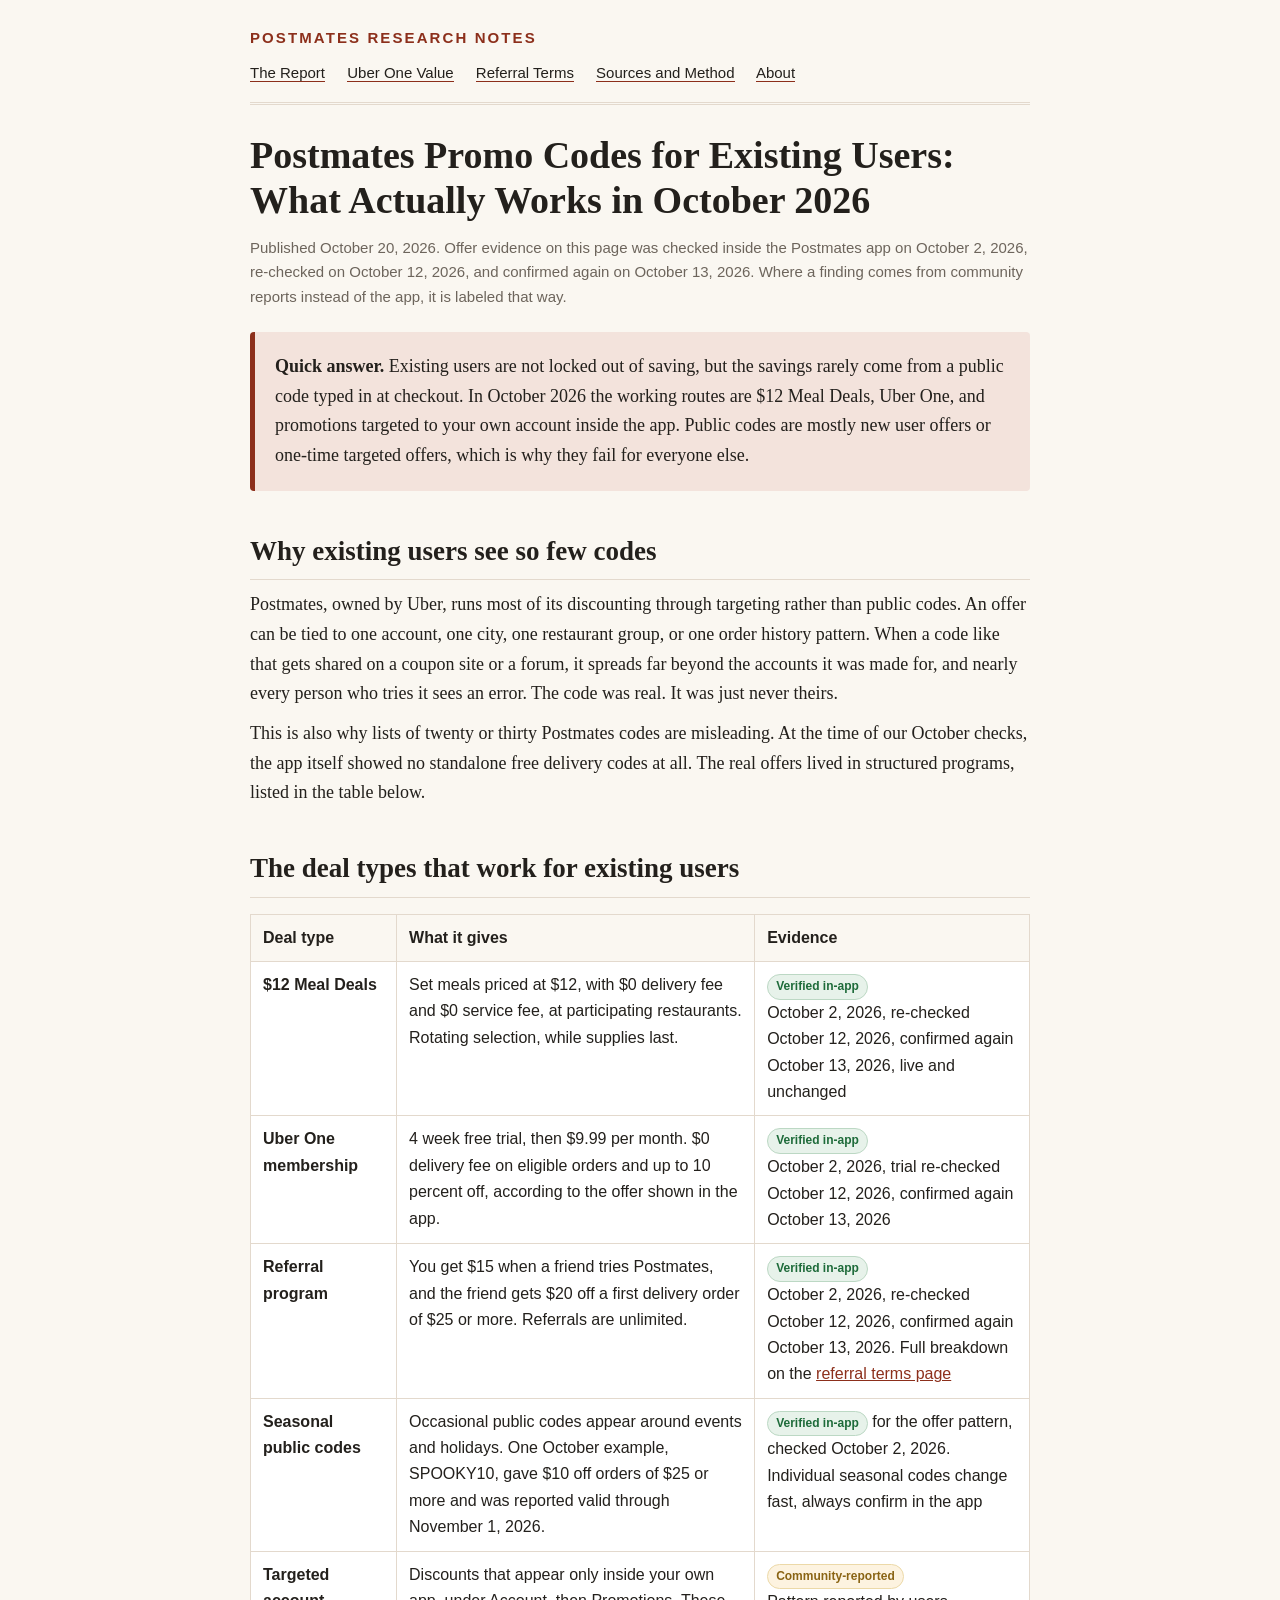
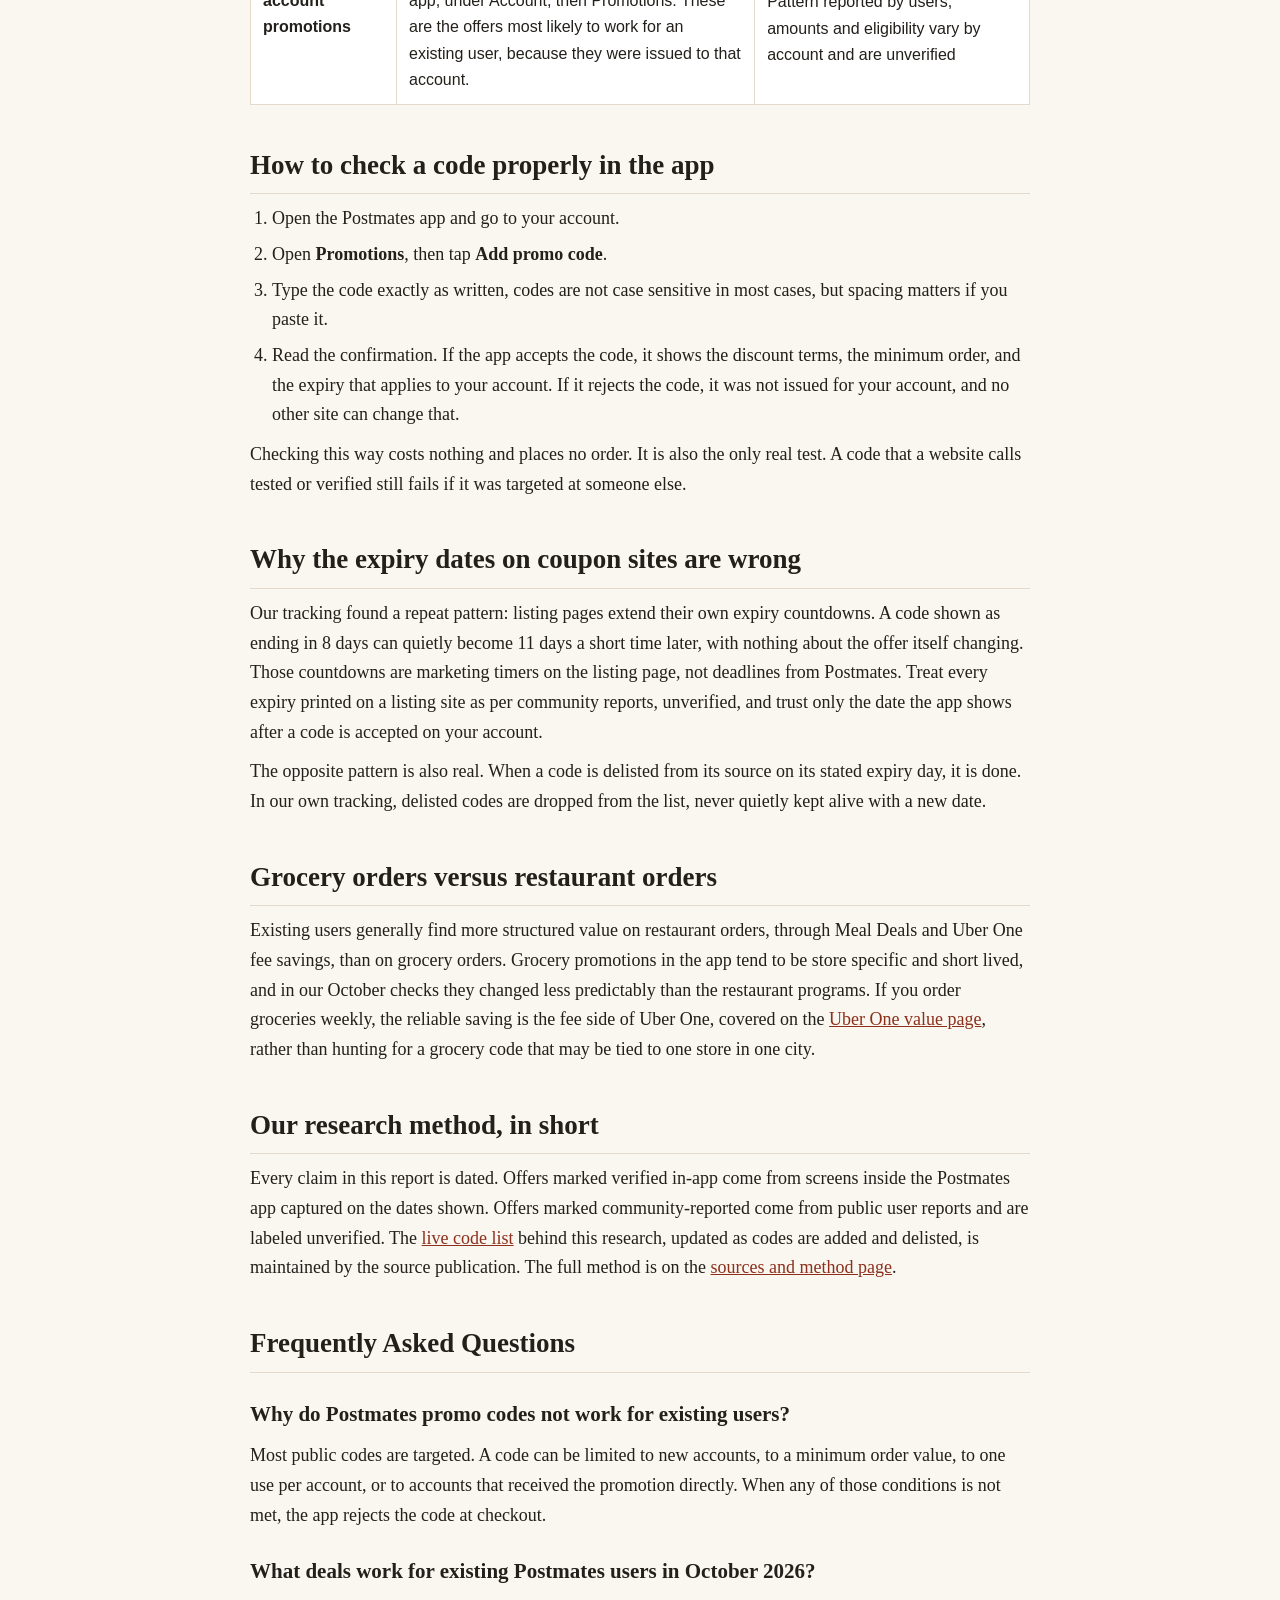
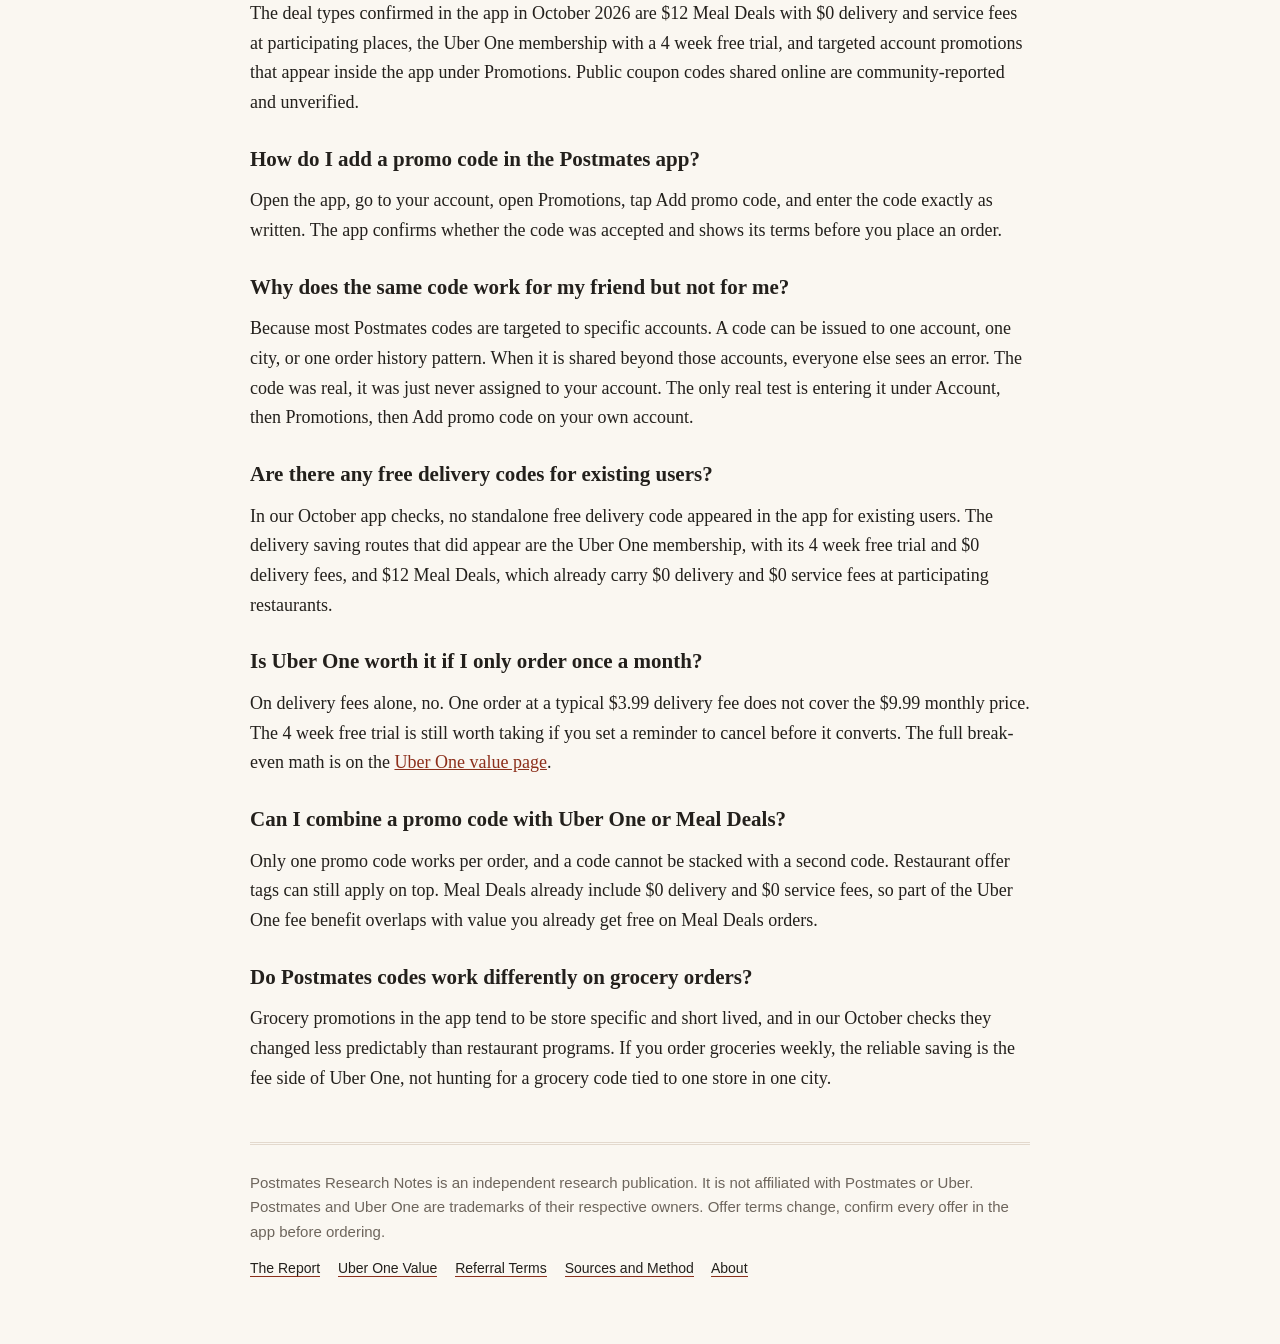
<file: index.html>
<!DOCTYPE html>
<html lang="en">
<head>
<meta charset="UTF-8">
<meta name="viewport" content="width=device-width, initial-scale=1.0">
<title>Postmates Promo Codes for Existing Users: October 2026 Research Guide</title>
<meta name="description" content="Researched October 2026 guide for existing Postmates users. Which deal types still work, Uber One value, $12 Meal Deals, referral terms, and why most codes fail, with dated in-app evidence.">
<meta property="og:title" content="Postmates Promo Codes for Existing Users: October 2026 Research Guide">
<meta property="og:description" content="Researched October 2026 guide for existing Postmates users. Which deal types still work, Uber One value, $12 Meal Deals, referral terms, and why most codes fail, with dated in-app evidence.">
<meta property="og:type" content="website">
<meta property="og:url" content="https://postmates-existing-users-guide.pages.dev/">
<meta name="twitter:card" content="summary">
<link rel="canonical" href="https://postmates-existing-users-guide.pages.dev/">
<link rel="stylesheet" href="styles.css">
<script type="application/ld+json">
{
  "@context": "https://schema.org",
  "@type": "Article",
  "headline": "Postmates Promo Codes for Existing Users: October 2026 Research Guide",
  "datePublished": "2026-10-20",
  "dateModified": "2026-10-21",
  "author": {"@type": "Organization", "name": "Postmates Research Notes"},
  "about": "Postmates promo codes and deals for existing users, based on in-app evidence checked in October 2026."
}
</script>
<script type="application/ld+json">
{
  "@context": "https://schema.org",
  "@type": "FAQPage",
  "mainEntity": [
    {"@type":"Question","name":"Why do Postmates promo codes not work for existing users?","acceptedAnswer":{"@type":"Answer","text":"Most public codes are targeted. A code can be limited to new accounts, to a minimum order value, to one use per account, or to accounts that received the promotion directly. When any of those conditions is not met, the app rejects the code at checkout."}},
    {"@type":"Question","name":"What deals work for existing Postmates users in October 2026?","acceptedAnswer":{"@type":"Answer","text":"The deal types confirmed in the app in October 2026 are $12 Meal Deals with $0 delivery and service fees at participating places, the Uber One membership with a 4 week free trial, and targeted account promotions that appear inside the app under Promotions. Public coupon codes shared online are community-reported and unverified."}},
    {"@type":"Question","name":"How do I add a promo code in the Postmates app?","acceptedAnswer":{"@type":"Answer","text":"Open the app, go to your account, open Promotions, tap Add promo code, and enter the code exactly as written. The app confirms whether the code was accepted and shows its terms before you place an order."}},
    {"@type":"Question","name":"Why does the same code work for my friend but not for me?","acceptedAnswer":{"@type":"Answer","text":"Because most Postmates codes are targeted to specific accounts. A code can be issued to one account, one city, or one order history pattern. When it is shared beyond those accounts, everyone else sees an error. The code was real, it was just never assigned to your account. The only real test is entering it under Account, then Promotions, then Add promo code on your own account."}},
    {"@type":"Question","name":"Are there any free delivery codes for existing users?","acceptedAnswer":{"@type":"Answer","text":"In our October app checks, no standalone free delivery code appeared in the app for existing users. The delivery saving routes that did appear are the Uber One membership, with its 4 week free trial and $0 delivery fees, and $12 Meal Deals, which already carry $0 delivery and $0 service fees at participating restaurants."}},
    {"@type":"Question","name":"Is Uber One worth it if I only order once a month?","acceptedAnswer":{"@type":"Answer","text":"On delivery fees alone, no. One order at a typical $3.99 delivery fee does not cover the $9.99 monthly price. The 4 week free trial is still worth taking if you set a reminder to cancel before it converts. The full break-even math is on the Uber One value page."}},
    {"@type":"Question","name":"Can I combine a promo code with Uber One or Meal Deals?","acceptedAnswer":{"@type":"Answer","text":"Only one promo code works per order, and a code cannot be stacked with a second code. Restaurant offer tags can still apply on top. Meal Deals already include $0 delivery and $0 service fees, so part of the Uber One fee benefit overlaps with value you already get free on Meal Deals orders."}},
    {"@type":"Question","name":"Do Postmates codes work differently on grocery orders?","acceptedAnswer":{"@type":"Answer","text":"Grocery promotions in the app tend to be store specific and short lived, and in our October checks they changed less predictably than restaurant programs. If you order groceries weekly, the reliable saving is the fee side of Uber One, not hunting for a grocery code tied to one store in one city."}}
  ]
}
</script>
</head>
<body>
<div class="wrap">
<header class="site">
  <div class="brand">Postmates Research Notes</div>
  <nav>
    <a href="index.html">The Report</a>
    <a href="uber-one-value.html">Uber One Value</a>
    <a href="referral-terms.html">Referral Terms</a>
    <a href="sources.html">Sources and Method</a>
    <a href="about.html">About</a>
  </nav>
</header>

<h1>Postmates Promo Codes for Existing Users: What Actually Works in October 2026</h1>
<p class="dateline">Published October 20, 2026. Offer evidence on this page was checked inside the Postmates app on October 2, 2026, re-checked on October 12, 2026, and confirmed again on October 13, 2026. Where a finding comes from community reports instead of the app, it is labeled that way.</p>

<div class="quick">
  <p><strong>Quick answer.</strong> Existing users are not locked out of saving, but the savings rarely come from a public code typed in at checkout. In October 2026 the working routes are $12 Meal Deals, Uber One, and promotions targeted to your own account inside the app. Public codes are mostly new user offers or one-time targeted offers, which is why they fail for everyone else.</p>
</div>

<h2>Why existing users see so few codes</h2>
<p>Postmates, owned by Uber, runs most of its discounting through targeting rather than public codes. An offer can be tied to one account, one city, one restaurant group, or one order history pattern. When a code like that gets shared on a coupon site or a forum, it spreads far beyond the accounts it was made for, and nearly every person who tries it sees an error. The code was real. It was just never theirs.</p>
<p>This is also why lists of twenty or thirty Postmates codes are misleading. At the time of our October checks, the app itself showed no standalone free delivery codes at all. The real offers lived in structured programs, listed in the table below.</p>

<h2>The deal types that work for existing users</h2>
<table>
  <thead>
    <tr><th>Deal type</th><th>What it gives</th><th>Evidence</th></tr>
  </thead>
  <tbody>
    <tr>
      <td><strong>$12 Meal Deals</strong></td>
      <td>Set meals priced at $12, with $0 delivery fee and $0 service fee, at participating restaurants. Rotating selection, while supplies last.</td>
      <td><span class="tag">Verified in-app</span><br>October 2, 2026, re-checked October 12, 2026, confirmed again October 13, 2026, live and unchanged</td>
    </tr>
    <tr>
      <td><strong>Uber One membership</strong></td>
      <td>4 week free trial, then $9.99 per month. $0 delivery fee on eligible orders and up to 10 percent off, according to the offer shown in the app.</td>
      <td><span class="tag">Verified in-app</span><br>October 2, 2026, trial re-checked October 12, 2026, confirmed again October 13, 2026</td>
    </tr>
    <tr>
      <td><strong>Referral program</strong></td>
      <td>You get $15 when a friend tries Postmates, and the friend gets $20 off a first delivery order of $25 or more. Referrals are unlimited.</td>
      <td><span class="tag">Verified in-app</span><br>October 2, 2026, re-checked October 12, 2026, confirmed again October 13, 2026. Full breakdown on the <a href="referral-terms.html">referral terms page</a></td>
    </tr>
    <tr>
      <td><strong>Seasonal public codes</strong></td>
      <td>Occasional public codes appear around events and holidays. One October example, SPOOKY10, gave $10 off orders of $25 or more and was reported valid through November 1, 2026.</td>
      <td><span class="tag">Verified in-app</span> for the offer pattern, checked October 2, 2026. Individual seasonal codes change fast, always confirm in the app</td>
    </tr>
    <tr>
      <td><strong>Targeted account promotions</strong></td>
      <td>Discounts that appear only inside your own app, under Account, then Promotions. These are the offers most likely to work for an existing user, because they were issued to that account.</td>
      <td><span class="tag community">Community-reported</span><br>Pattern reported by users, amounts and eligibility vary by account and are unverified</td>
    </tr>
  </tbody>
</table>

<h2>How to check a code properly in the app</h2>
<ol>
  <li>Open the Postmates app and go to your account.</li>
  <li>Open <strong>Promotions</strong>, then tap <strong>Add promo code</strong>.</li>
  <li>Type the code exactly as written, codes are not case sensitive in most cases, but spacing matters if you paste it.</li>
  <li>Read the confirmation. If the app accepts the code, it shows the discount terms, the minimum order, and the expiry that applies to your account. If it rejects the code, it was not issued for your account, and no other site can change that.</li>
</ol>
<p>Checking this way costs nothing and places no order. It is also the only real test. A code that a website calls tested or verified still fails if it was targeted at someone else.</p>

<h2>Why the expiry dates on coupon sites are wrong</h2>
<p>Our tracking found a repeat pattern: listing pages extend their own expiry countdowns. A code shown as ending in 8 days can quietly become 11 days a short time later, with nothing about the offer itself changing. Those countdowns are marketing timers on the listing page, not deadlines from Postmates. Treat every expiry printed on a listing site as per community reports, unverified, and trust only the date the app shows after a code is accepted on your account.</p>
<p>The opposite pattern is also real. When a code is delisted from its source on its stated expiry day, it is done. In our own tracking, delisted codes are dropped from the list, never quietly kept alive with a new date.</p>

<h2>Grocery orders versus restaurant orders</h2>
<p>Existing users generally find more structured value on restaurant orders, through Meal Deals and Uber One fee savings, than on grocery orders. Grocery promotions in the app tend to be store specific and short lived, and in our October checks they changed less predictably than the restaurant programs. If you order groceries weekly, the reliable saving is the fee side of Uber One, covered on the <a href="uber-one-value.html">Uber One value page</a>, rather than hunting for a grocery code that may be tied to one store in one city.</p>

<h2>Our research method, in short</h2>
<p>Every claim in this report is dated. Offers marked verified in-app come from screens inside the Postmates app captured on the dates shown. Offers marked community-reported come from public user reports and are labeled unverified. The <a href="https://postmatescoupons.us/">live code list</a> behind this research, updated as codes are added and delisted, is maintained by the source publication. The full method is on the <a href="sources.html">sources and method page</a>.</p>

<h2>Frequently Asked Questions</h2>

<h3>Why do Postmates promo codes not work for existing users?</h3>
<p>Most public codes are targeted. A code can be limited to new accounts, to a minimum order value, to one use per account, or to accounts that received the promotion directly. When any of those conditions is not met, the app rejects the code at checkout.</p>

<h3>What deals work for existing Postmates users in October 2026?</h3>
<p>The deal types confirmed in the app in October 2026 are $12 Meal Deals with $0 delivery and service fees at participating places, the Uber One membership with a 4 week free trial, and targeted account promotions that appear inside the app under Promotions. Public coupon codes shared online are community-reported and unverified.</p>

<h3>How do I add a promo code in the Postmates app?</h3>
<p>Open the app, go to your account, open Promotions, tap Add promo code, and enter the code exactly as written. The app confirms whether the code was accepted and shows its terms before you place an order.</p>

<h3>Why does the same code work for my friend but not for me?</h3>
<p>Because most Postmates codes are targeted to specific accounts. A code can be issued to one account, one city, or one order history pattern. When it is shared beyond those accounts, everyone else sees an error. The code was real, it was just never assigned to your account. The only real test is entering it under Account, then Promotions, then Add promo code on your own account.</p>

<h3>Are there any free delivery codes for existing users?</h3>
<p>In our October app checks, no standalone free delivery code appeared in the app for existing users. The delivery saving routes that did appear are the Uber One membership, with its 4 week free trial and $0 delivery fees, and $12 Meal Deals, which already carry $0 delivery and $0 service fees at participating restaurants.</p>

<h3>Is Uber One worth it if I only order once a month?</h3>
<p>On delivery fees alone, no. One order at a typical $3.99 delivery fee does not cover the $9.99 monthly price. The 4 week free trial is still worth taking if you set a reminder to cancel before it converts. The full break-even math is on the <a href="uber-one-value.html">Uber One value page</a>.</p>

<h3>Can I combine a promo code with Uber One or Meal Deals?</h3>
<p>Only one promo code works per order, and a code cannot be stacked with a second code. Restaurant offer tags can still apply on top. Meal Deals already include $0 delivery and $0 service fees, so part of the Uber One fee benefit overlaps with value you already get free on Meal Deals orders.</p>

<h3>Do Postmates codes work differently on grocery orders?</h3>
<p>Grocery promotions in the app tend to be store specific and short lived, and in our October checks they changed less predictably than restaurant programs. If you order groceries weekly, the reliable saving is the fee side of Uber One, not hunting for a grocery code tied to one store in one city.</p>

<footer>
  <p>Postmates Research Notes is an independent research publication. It is not affiliated with Postmates or Uber. Postmates and Uber One are trademarks of their respective owners. Offer terms change, confirm every offer in the app before ordering.</p>
  <nav class="footnav">
    <a href="index.html">The Report</a>
    <a href="uber-one-value.html">Uber One Value</a>
    <a href="referral-terms.html">Referral Terms</a>
    <a href="sources.html">Sources and Method</a>
    <a href="about.html">About</a>
  </nav>
</footer>
</div>
</body>
</html>
</file>
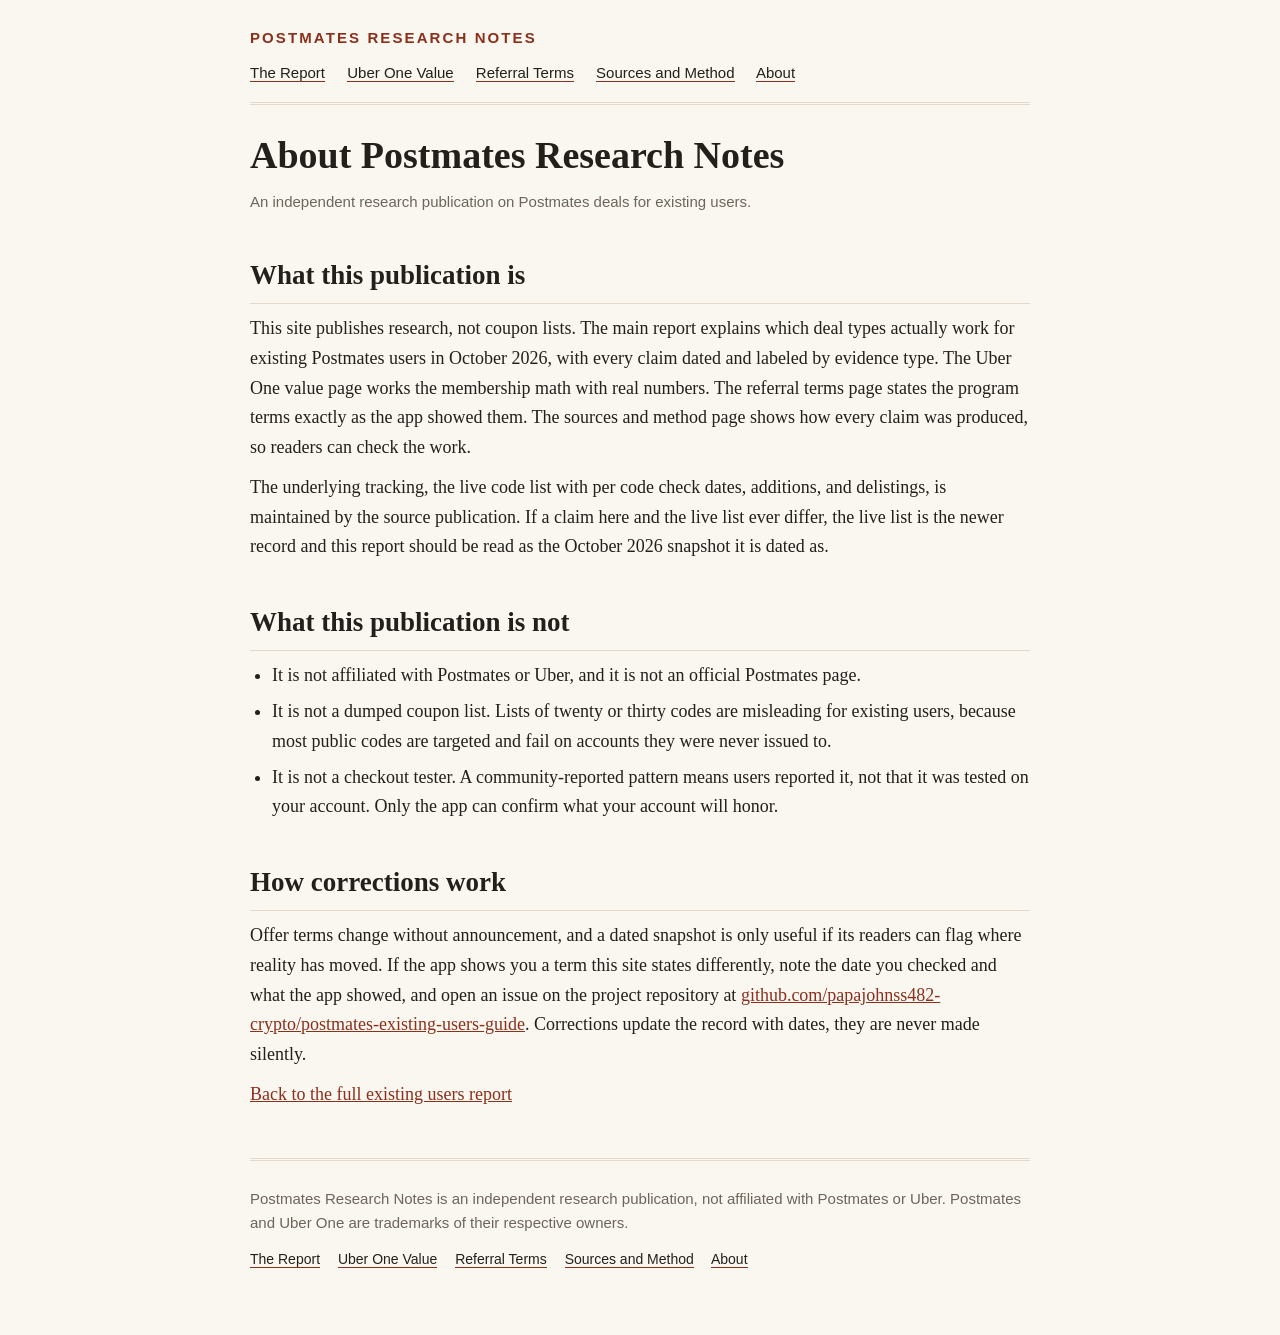
<file: about.html>
<!DOCTYPE html>
<html lang="en">
<head>
<meta charset="UTF-8">
<meta name="viewport" content="width=device-width, initial-scale=1.0">
<title>About Postmates Research Notes</title>
<meta name="description" content="An independent research publication on Postmates deals for existing users. What it is, how it verifies offers, and how to report a correction.">
<meta property="og:title" content="About Postmates Research Notes">
<meta property="og:description" content="An independent research publication on Postmates deals for existing users. What it is, how it verifies offers, and how to report a correction.">
<meta property="og:type" content="website">
<meta property="og:url" content="https://postmates-existing-users-guide.pages.dev/about">
<meta name="twitter:card" content="summary">
<link rel="canonical" href="https://postmates-existing-users-guide.pages.dev/about">
<link rel="stylesheet" href="styles.css">
</head>
<body>
<div class="wrap">
<header class="site">
  <div class="brand">Postmates Research Notes</div>
  <nav>
    <a href="index.html">The Report</a>
    <a href="uber-one-value.html">Uber One Value</a>
    <a href="referral-terms.html">Referral Terms</a>
    <a href="sources.html">Sources and Method</a>
    <a href="about.html">About</a>
  </nav>
</header>

<h1>About Postmates Research Notes</h1>
<p class="dateline">An independent research publication on Postmates deals for existing users.</p>

<h2>What this publication is</h2>
<p>This site publishes research, not coupon lists. The main report explains which deal types actually work for existing Postmates users in October 2026, with every claim dated and labeled by evidence type. The Uber One value page works the membership math with real numbers. The referral terms page states the program terms exactly as the app showed them. The sources and method page shows how every claim was produced, so readers can check the work.</p>
<p>The underlying tracking, the live code list with per code check dates, additions, and delistings, is maintained by the source publication. If a claim here and the live list ever differ, the live list is the newer record and this report should be read as the October 2026 snapshot it is dated as.</p>

<h2>What this publication is not</h2>
<ul>
  <li>It is not affiliated with Postmates or Uber, and it is not an official Postmates page.</li>
  <li>It is not a dumped coupon list. Lists of twenty or thirty codes are misleading for existing users, because most public codes are targeted and fail on accounts they were never issued to.</li>
  <li>It is not a checkout tester. A community-reported pattern means users reported it, not that it was tested on your account. Only the app can confirm what your account will honor.</li>
</ul>

<h2>How corrections work</h2>
<p>Offer terms change without announcement, and a dated snapshot is only useful if its readers can flag where reality has moved. If the app shows you a term this site states differently, note the date you checked and what the app showed, and open an issue on the project repository at <a href="https://github.com/papajohnss482-crypto/postmates-existing-users-guide">github.com/papajohnss482-crypto/postmates-existing-users-guide</a>. Corrections update the record with dates, they are never made silently.</p>

<p><a href="index.html">Back to the full existing users report</a></p>

<footer>
  <p>Postmates Research Notes is an independent research publication, not affiliated with Postmates or Uber. Postmates and Uber One are trademarks of their respective owners.</p>
  <nav class="footnav">
    <a href="index.html">The Report</a>
    <a href="uber-one-value.html">Uber One Value</a>
    <a href="referral-terms.html">Referral Terms</a>
    <a href="sources.html">Sources and Method</a>
    <a href="about.html">About</a>
  </nav>
</footer>
</div>
</body>
</html>
</file>
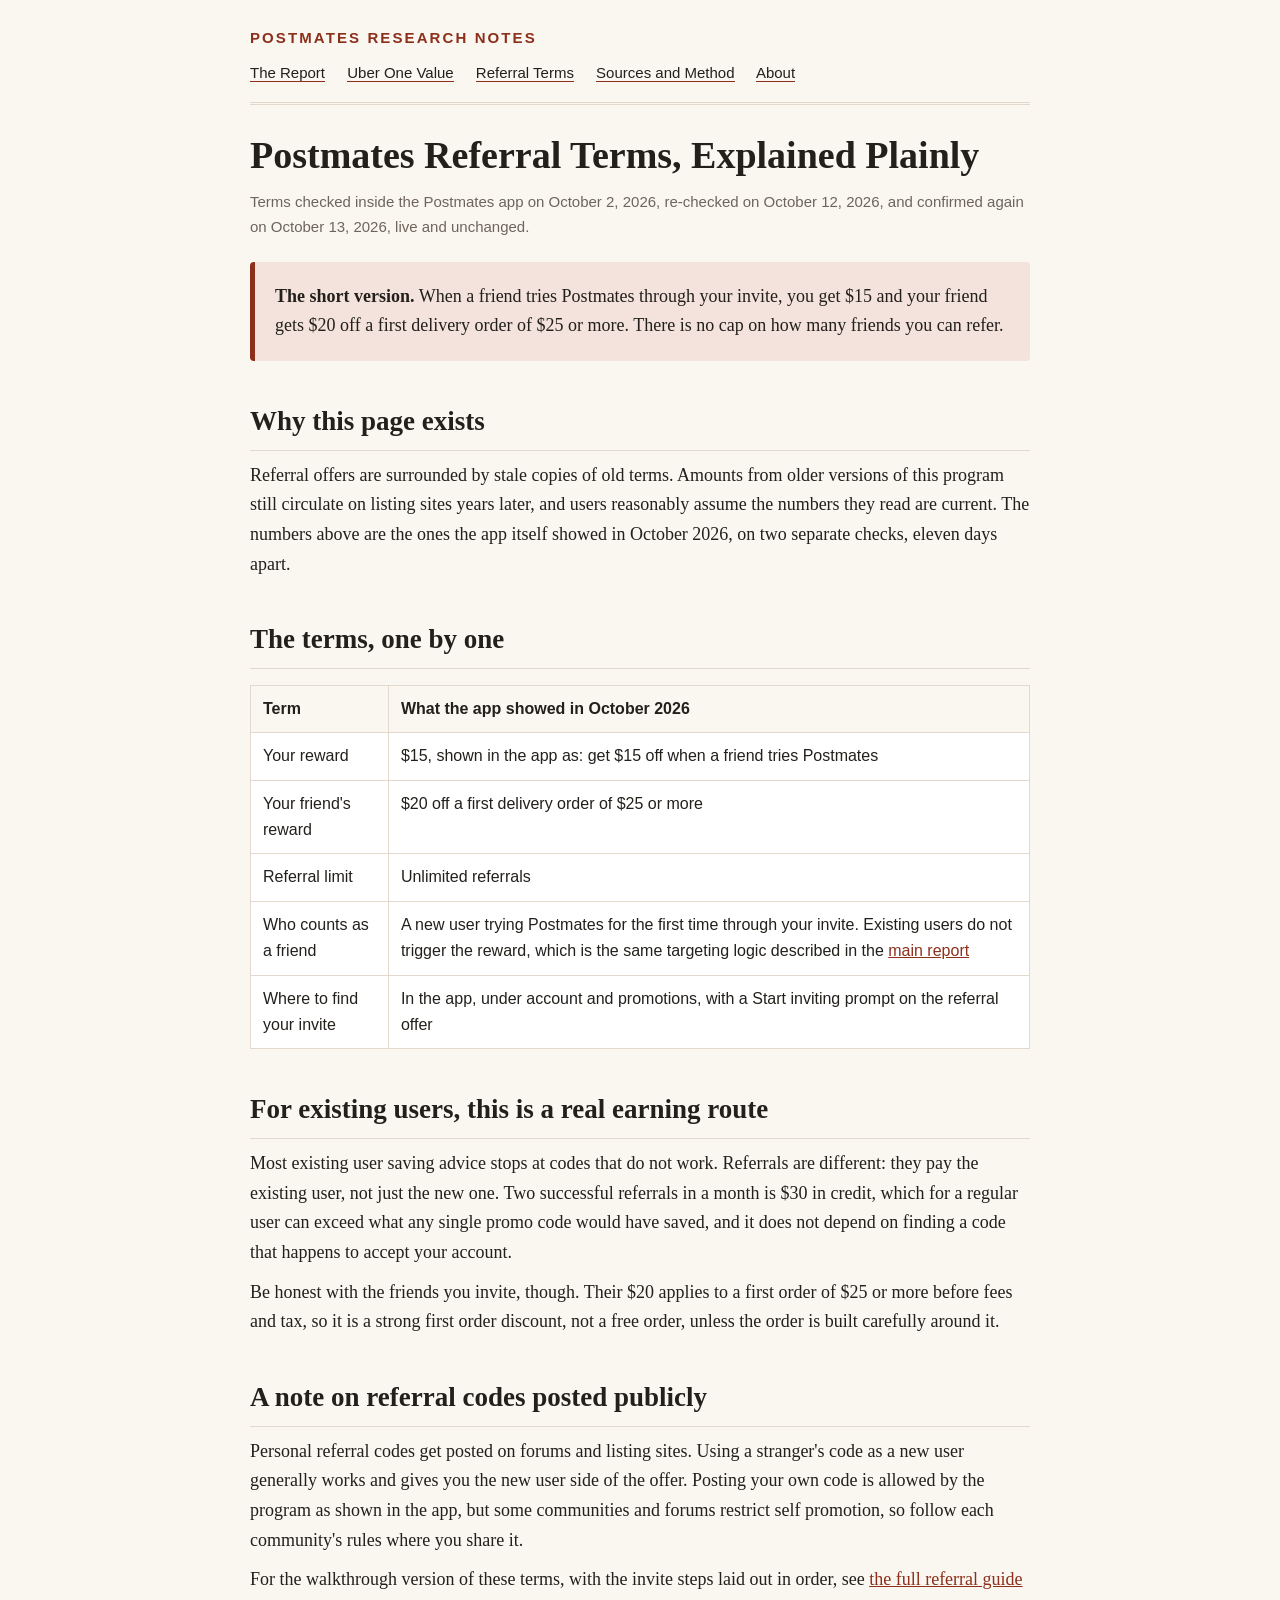
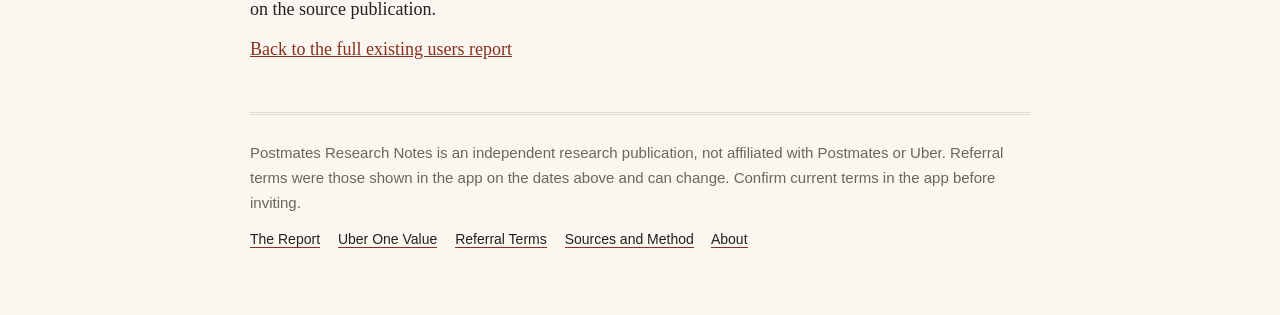
<file: referral-terms.html>
<!DOCTYPE html>
<html lang="en">
<head>
<meta charset="UTF-8">
<meta name="viewport" content="width=device-width, initial-scale=1.0">
<title>Postmates Referral Terms Explained: $15 for You, $20 for Your Friend (October 2026)</title>
<meta name="description" content="Postmates referral program terms as checked in-app in October 2026: you get $15 when a friend tries Postmates, your friend gets $20 off a first order of $25 or more, referrals unlimited.">
<meta property="og:title" content="Postmates Referral Terms Explained: $15 for You, $20 for Your Friend (October 2026)">
<meta property="og:description" content="Postmates referral program terms as checked in-app in October 2026: you get $15 when a friend tries Postmates, your friend gets $20 off a first order of $25 or more, referrals unlimited.">
<meta property="og:type" content="website">
<meta property="og:url" content="https://postmates-existing-users-guide.pages.dev/referral-terms">
<meta name="twitter:card" content="summary">
<link rel="canonical" href="https://postmates-existing-users-guide.pages.dev/referral-terms">
<link rel="stylesheet" href="styles.css">
</head>
<body>
<div class="wrap">
<header class="site">
  <div class="brand">Postmates Research Notes</div>
  <nav>
    <a href="index.html">The Report</a>
    <a href="uber-one-value.html">Uber One Value</a>
    <a href="referral-terms.html">Referral Terms</a>
    <a href="sources.html">Sources and Method</a>
    <a href="about.html">About</a>
  </nav>
</header>

<h1>Postmates Referral Terms, Explained Plainly</h1>
<p class="dateline">Terms checked inside the Postmates app on October 2, 2026, re-checked on October 12, 2026, and confirmed again on October 13, 2026, live and unchanged.</p>

<div class="quick">
  <p><strong>The short version.</strong> When a friend tries Postmates through your invite, you get $15 and your friend gets $20 off a first delivery order of $25 or more. There is no cap on how many friends you can refer.</p>
</div>

<h2>Why this page exists</h2>
<p>Referral offers are surrounded by stale copies of old terms. Amounts from older versions of this program still circulate on listing sites years later, and users reasonably assume the numbers they read are current. The numbers above are the ones the app itself showed in October 2026, on two separate checks, eleven days apart.</p>

<h2>The terms, one by one</h2>
<table>
  <thead><tr><th>Term</th><th>What the app showed in October 2026</th></tr></thead>
  <tbody>
    <tr><td>Your reward</td><td>$15, shown in the app as: get $15 off when a friend tries Postmates</td></tr>
    <tr><td>Your friend's reward</td><td>$20 off a first delivery order of $25 or more</td></tr>
    <tr><td>Referral limit</td><td>Unlimited referrals</td></tr>
    <tr><td>Who counts as a friend</td><td>A new user trying Postmates for the first time through your invite. Existing users do not trigger the reward, which is the same targeting logic described in the <a href="index.html">main report</a></td></tr>
    <tr><td>Where to find your invite</td><td>In the app, under account and promotions, with a Start inviting prompt on the referral offer</td></tr>
  </tbody>
</table>

<h2>For existing users, this is a real earning route</h2>
<p>Most existing user saving advice stops at codes that do not work. Referrals are different: they pay the existing user, not just the new one. Two successful referrals in a month is $30 in credit, which for a regular user can exceed what any single promo code would have saved, and it does not depend on finding a code that happens to accept your account.</p>
<p>Be honest with the friends you invite, though. Their $20 applies to a first order of $25 or more before fees and tax, so it is a strong first order discount, not a free order, unless the order is built carefully around it.</p>

<h2>A note on referral codes posted publicly</h2>
<p>Personal referral codes get posted on forums and listing sites. Using a stranger's code as a new user generally works and gives you the new user side of the offer. Posting your own code is allowed by the program as shown in the app, but some communities and forums restrict self promotion, so follow each community's rules where you share it.</p>

<p>For the walkthrough version of these terms, with the invite steps laid out in order, see <a href="https://postmatescoupons.us/postmates-referral-code/">the full referral guide</a> on the source publication.</p>

<p><a href="index.html">Back to the full existing users report</a></p>

<footer>
  <p>Postmates Research Notes is an independent research publication, not affiliated with Postmates or Uber. Referral terms were those shown in the app on the dates above and can change. Confirm current terms in the app before inviting.</p>
  <nav class="footnav">
    <a href="index.html">The Report</a>
    <a href="uber-one-value.html">Uber One Value</a>
    <a href="referral-terms.html">Referral Terms</a>
    <a href="sources.html">Sources and Method</a>
    <a href="about.html">About</a>
  </nav>
</footer>
</div>
</body>
</html>
</file>
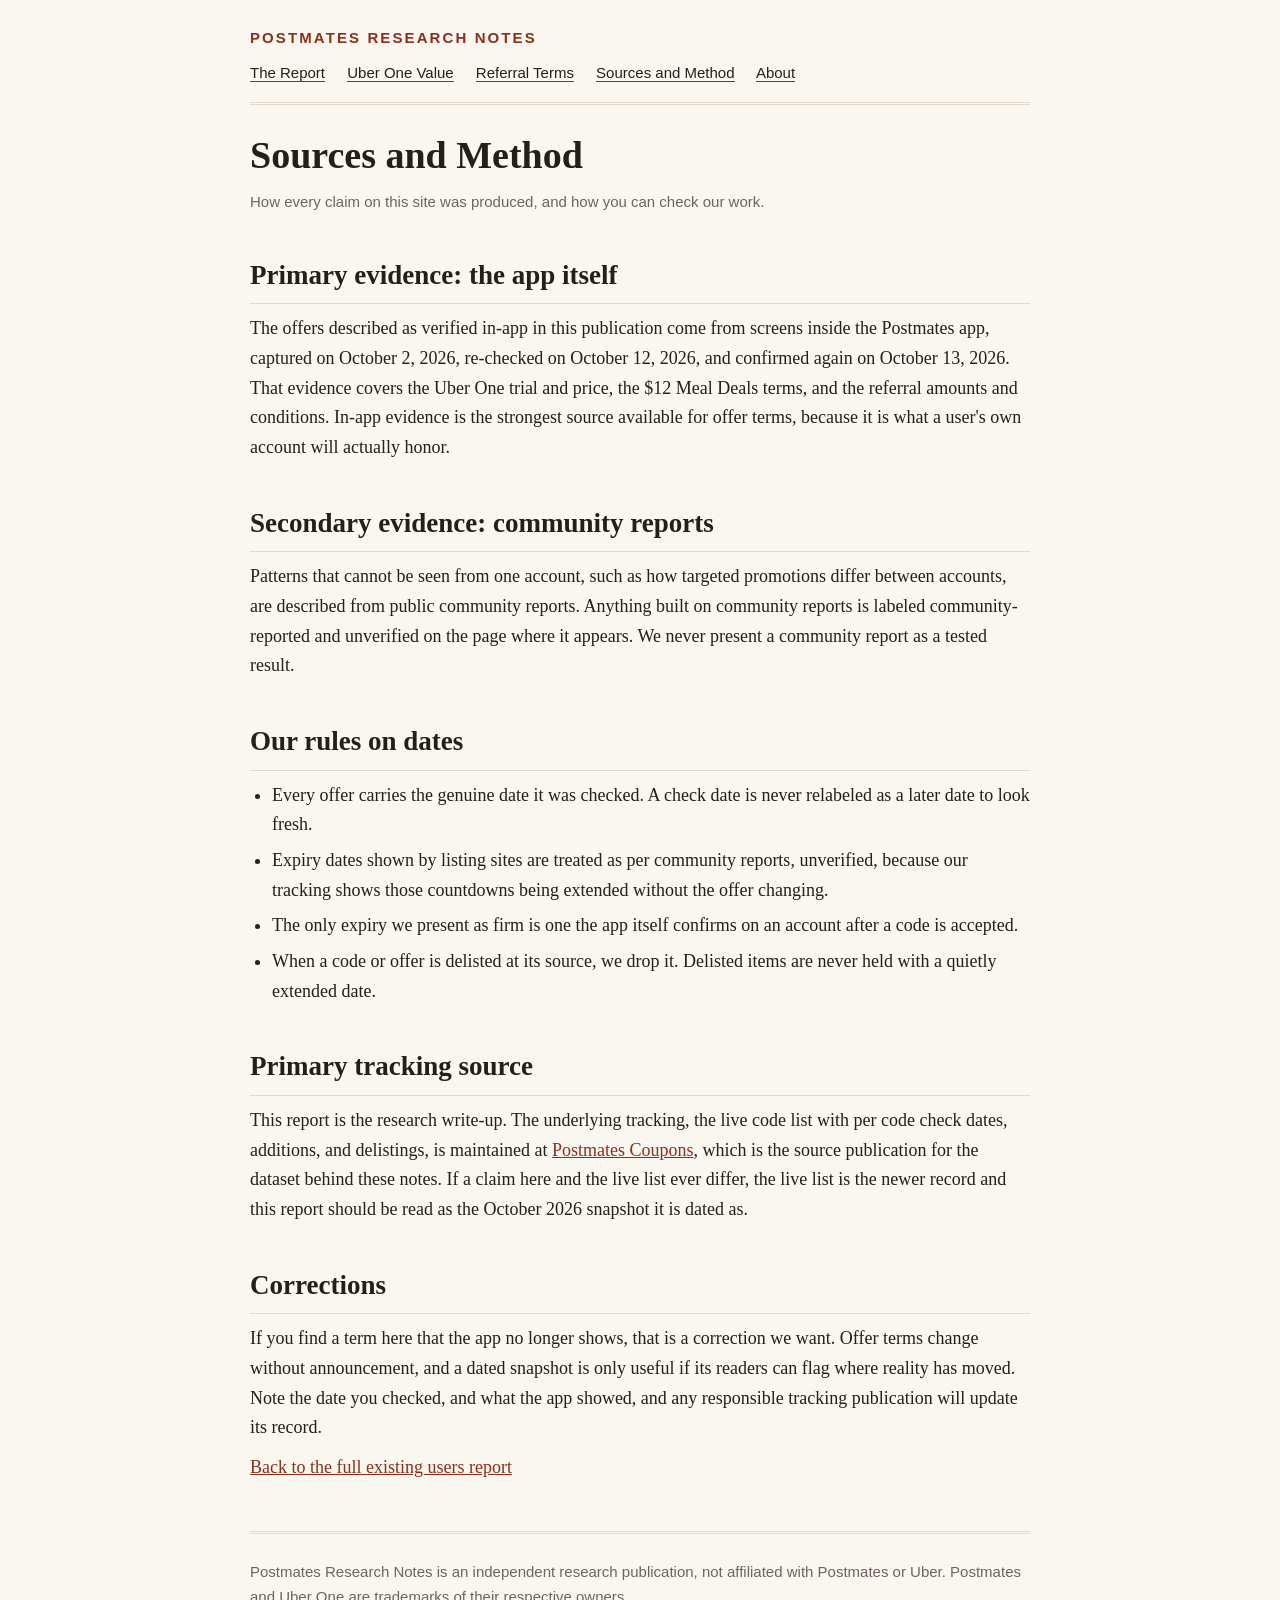
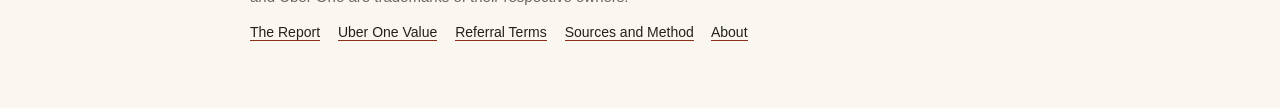
<file: sources.html>
<!DOCTYPE html>
<html lang="en">
<head>
<meta charset="UTF-8">
<meta name="viewport" content="width=device-width, initial-scale=1.0">
<title>Sources and Method: How This Postmates Research Was Built</title>
<meta name="description" content="Methodology behind Postmates Research Notes: in-app evidence captured October 2026, honest labels for community reports, and a strict policy on expiry dates and delisted codes.">
<meta property="og:title" content="Sources and Method: How This Postmates Research Was Built">
<meta property="og:description" content="Methodology behind Postmates Research Notes: in-app evidence captured October 2026, honest labels for community reports, and a strict policy on expiry dates and delisted codes.">
<meta property="og:type" content="website">
<meta property="og:url" content="https://postmates-existing-users-guide.pages.dev/sources">
<meta name="twitter:card" content="summary">
<link rel="canonical" href="https://postmates-existing-users-guide.pages.dev/sources">
<link rel="stylesheet" href="styles.css">
</head>
<body>
<div class="wrap">
<header class="site">
  <div class="brand">Postmates Research Notes</div>
  <nav>
    <a href="index.html">The Report</a>
    <a href="uber-one-value.html">Uber One Value</a>
    <a href="referral-terms.html">Referral Terms</a>
    <a href="sources.html">Sources and Method</a>
    <a href="about.html">About</a>
  </nav>
</header>

<h1>Sources and Method</h1>
<p class="dateline">How every claim on this site was produced, and how you can check our work.</p>

<h2>Primary evidence: the app itself</h2>
<p>The offers described as verified in-app in this publication come from screens inside the Postmates app, captured on October 2, 2026, re-checked on October 12, 2026, and confirmed again on October 13, 2026. That evidence covers the Uber One trial and price, the $12 Meal Deals terms, and the referral amounts and conditions. In-app evidence is the strongest source available for offer terms, because it is what a user's own account will actually honor.</p>

<h2>Secondary evidence: community reports</h2>
<p>Patterns that cannot be seen from one account, such as how targeted promotions differ between accounts, are described from public community reports. Anything built on community reports is labeled community-reported and unverified on the page where it appears. We never present a community report as a tested result.</p>

<h2>Our rules on dates</h2>
<ul>
  <li>Every offer carries the genuine date it was checked. A check date is never relabeled as a later date to look fresh.</li>
  <li>Expiry dates shown by listing sites are treated as per community reports, unverified, because our tracking shows those countdowns being extended without the offer changing.</li>
  <li>The only expiry we present as firm is one the app itself confirms on an account after a code is accepted.</li>
  <li>When a code or offer is delisted at its source, we drop it. Delisted items are never held with a quietly extended date.</li>
</ul>

<h2>Primary tracking source</h2>
<p>This report is the research write-up. The underlying tracking, the live code list with per code check dates, additions, and delistings, is maintained at <a href="https://postmatescoupons.us/">Postmates Coupons</a>, which is the source publication for the dataset behind these notes. If a claim here and the live list ever differ, the live list is the newer record and this report should be read as the October 2026 snapshot it is dated as.</p>

<h2>Corrections</h2>
<p>If you find a term here that the app no longer shows, that is a correction we want. Offer terms change without announcement, and a dated snapshot is only useful if its readers can flag where reality has moved. Note the date you checked, and what the app showed, and any responsible tracking publication will update its record.</p>

<p><a href="index.html">Back to the full existing users report</a></p>

<footer>
  <p>Postmates Research Notes is an independent research publication, not affiliated with Postmates or Uber. Postmates and Uber One are trademarks of their respective owners.</p>
  <nav class="footnav">
    <a href="index.html">The Report</a>
    <a href="uber-one-value.html">Uber One Value</a>
    <a href="referral-terms.html">Referral Terms</a>
    <a href="sources.html">Sources and Method</a>
    <a href="about.html">About</a>
  </nav>
</footer>
</div>
</body>
</html>
</file>
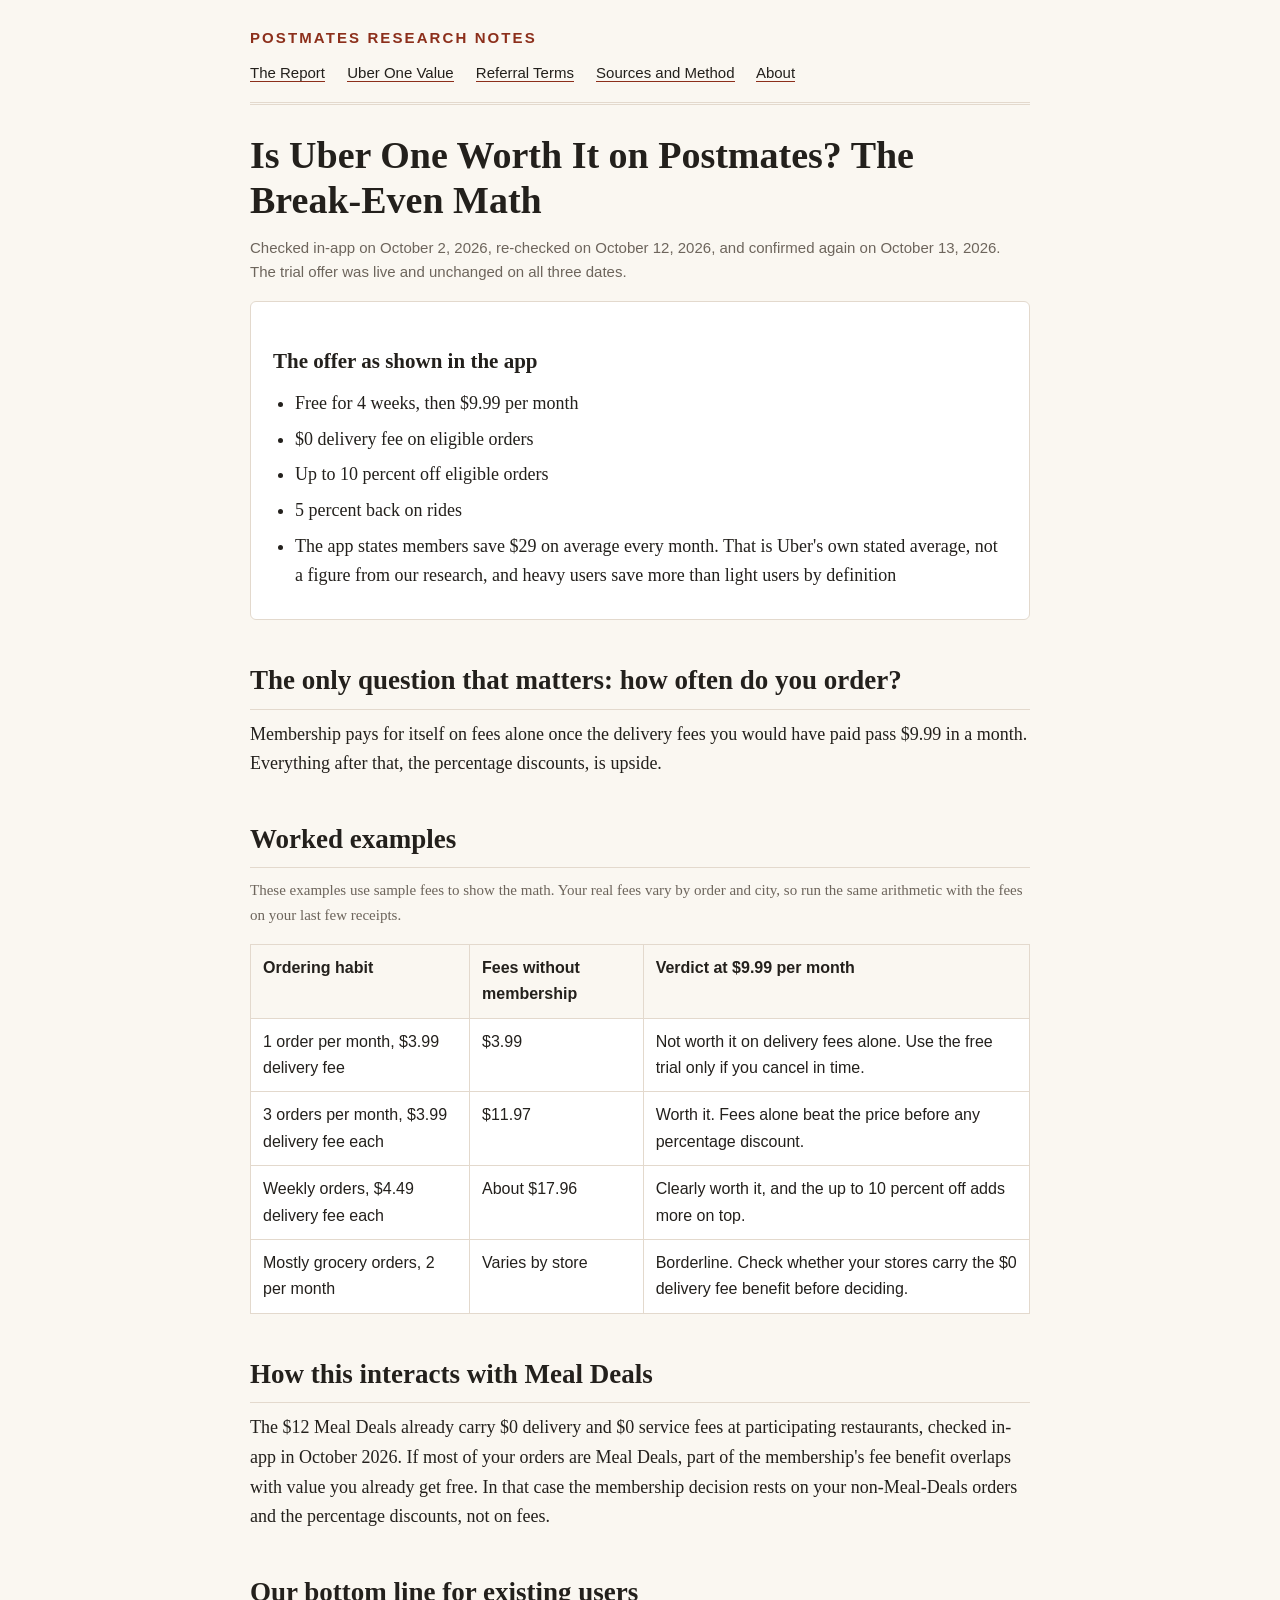
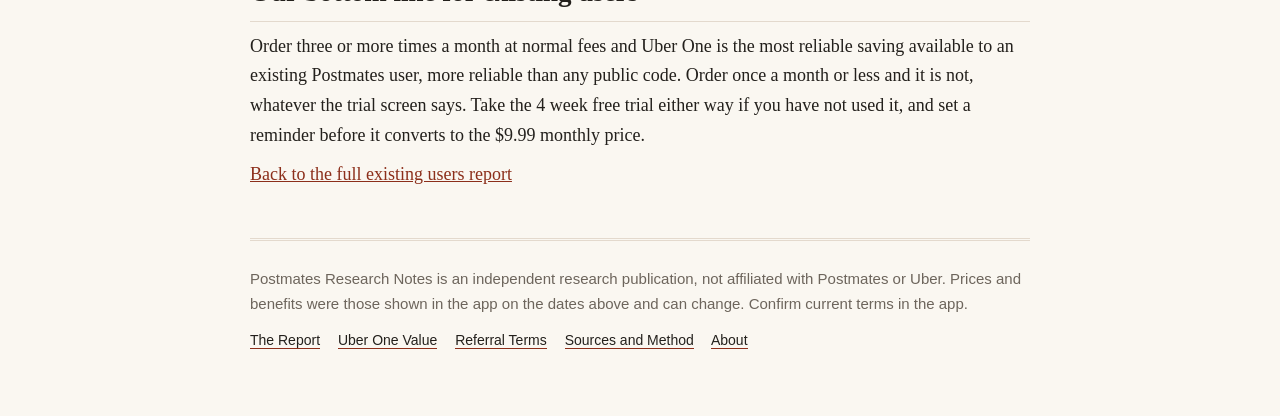
<file: uber-one-value.html>
<!DOCTYPE html>
<html lang="en">
<head>
<meta charset="UTF-8">
<meta name="viewport" content="width=device-width, initial-scale=1.0">
<title>Is Uber One Worth It for Postmates Users? October 2026 Break-Even Math</title>
<meta name="description" content="Uber One on Postmates in October 2026: 4 week free trial, then $9.99 per month. Worked break-even examples so existing users can decide with real numbers.">
<meta property="og:title" content="Is Uber One Worth It for Postmates Users? October 2026 Break-Even Math">
<meta property="og:description" content="Uber One on Postmates in October 2026: 4 week free trial, then $9.99 per month. Worked break-even examples so existing users can decide with real numbers.">
<meta property="og:type" content="website">
<meta property="og:url" content="https://postmates-existing-users-guide.pages.dev/uber-one-value">
<meta name="twitter:card" content="summary">
<link rel="canonical" href="https://postmates-existing-users-guide.pages.dev/uber-one-value">
<link rel="stylesheet" href="styles.css">
</head>
<body>
<div class="wrap">
<header class="site">
  <div class="brand">Postmates Research Notes</div>
  <nav>
    <a href="index.html">The Report</a>
    <a href="uber-one-value.html">Uber One Value</a>
    <a href="referral-terms.html">Referral Terms</a>
    <a href="sources.html">Sources and Method</a>
    <a href="about.html">About</a>
  </nav>
</header>

<h1>Is Uber One Worth It on Postmates? The Break-Even Math</h1>
<p class="dateline">Checked in-app on October 2, 2026, re-checked on October 12, 2026, and confirmed again on October 13, 2026. The trial offer was live and unchanged on all three dates.</p>

<div class="card">
  <h3>The offer as shown in the app</h3>
  <ul>
    <li>Free for 4 weeks, then $9.99 per month</li>
    <li>$0 delivery fee on eligible orders</li>
    <li>Up to 10 percent off eligible orders</li>
    <li>5 percent back on rides</li>
    <li>The app states members save $29 on average every month. That is Uber's own stated average, not a figure from our research, and heavy users save more than light users by definition</li>
  </ul>
</div>

<h2>The only question that matters: how often do you order?</h2>
<p>Membership pays for itself on fees alone once the delivery fees you would have paid pass $9.99 in a month. Everything after that, the percentage discounts, is upside.</p>

<h2>Worked examples</h2>
<p class="small">These examples use sample fees to show the math. Your real fees vary by order and city, so run the same arithmetic with the fees on your last few receipts.</p>
<table>
  <thead>
    <tr><th>Ordering habit</th><th>Fees without membership</th><th>Verdict at $9.99 per month</th></tr>
  </thead>
  <tbody>
    <tr><td>1 order per month, $3.99 delivery fee</td><td>$3.99</td><td>Not worth it on delivery fees alone. Use the free trial only if you cancel in time.</td></tr>
    <tr><td>3 orders per month, $3.99 delivery fee each</td><td>$11.97</td><td>Worth it. Fees alone beat the price before any percentage discount.</td></tr>
    <tr><td>Weekly orders, $4.49 delivery fee each</td><td>About $17.96</td><td>Clearly worth it, and the up to 10 percent off adds more on top.</td></tr>
    <tr><td>Mostly grocery orders, 2 per month</td><td>Varies by store</td><td>Borderline. Check whether your stores carry the $0 delivery fee benefit before deciding.</td></tr>
  </tbody>
</table>

<h2>How this interacts with Meal Deals</h2>
<p>The $12 Meal Deals already carry $0 delivery and $0 service fees at participating restaurants, checked in-app in October 2026. If most of your orders are Meal Deals, part of the membership's fee benefit overlaps with value you already get free. In that case the membership decision rests on your non-Meal-Deals orders and the percentage discounts, not on fees.</p>

<h2>Our bottom line for existing users</h2>
<p>Order three or more times a month at normal fees and Uber One is the most reliable saving available to an existing Postmates user, more reliable than any public code. Order once a month or less and it is not, whatever the trial screen says. Take the 4 week free trial either way if you have not used it, and set a reminder before it converts to the $9.99 monthly price.</p>

<p><a href="index.html">Back to the full existing users report</a></p>

<footer>
  <p>Postmates Research Notes is an independent research publication, not affiliated with Postmates or Uber. Prices and benefits were those shown in the app on the dates above and can change. Confirm current terms in the app.</p>
  <nav class="footnav">
    <a href="index.html">The Report</a>
    <a href="uber-one-value.html">Uber One Value</a>
    <a href="referral-terms.html">Referral Terms</a>
    <a href="sources.html">Sources and Method</a>
    <a href="about.html">About</a>
  </nav>
</footer>
</div>
</body>
</html>
</file>
<file: styles.css>
:root{
  --paper:#faf7f1; --ink:#23201c; --muted:#6d655c; --accent:#8c2f1b;
  --accent-soft:#f3e3dc; --line:#e3d9cd; --card:#ffffff; --good:#1e6b3a;
}
*{box-sizing:border-box}
body{margin:0;background:var(--paper);color:var(--ink);
  font-family:Georgia,'Times New Roman',serif;line-height:1.65;font-size:18px}
.wrap{max-width:820px;margin:0 auto;padding:0 20px 64px}
header.site{border-bottom:3px double var(--line);padding:26px 0 16px;margin-bottom:28px}
.brand{font-size:15px;letter-spacing:.14em;text-transform:uppercase;color:var(--accent);
  font-family:Arial,Helvetica,sans-serif;font-weight:bold}
nav{margin-top:10px;font-family:Arial,Helvetica,sans-serif;font-size:15px}
nav a{color:var(--ink);text-decoration:none;margin-right:18px;border-bottom:1px solid var(--accent)}
nav a:hover{color:var(--accent)}
h1{font-size:38px;line-height:1.2;margin:8px 0 12px}
h2{font-size:27px;margin:38px 0 10px;border-bottom:1px solid var(--line);padding-bottom:6px}
h3{font-size:21px;margin:24px 0 6px}
p{margin:10px 0}
.dateline{color:var(--muted);font-size:15px;font-family:Arial,Helvetica,sans-serif}
.quick{background:var(--accent-soft);border-left:5px solid var(--accent);
  padding:16px 20px;border-radius:4px;margin:22px 0}
.quick p{margin:4px 0}
table{width:100%;border-collapse:collapse;background:var(--card);margin:16px 0;
  font-size:16px;font-family:Arial,Helvetica,sans-serif}
th,td{border:1px solid var(--line);padding:10px 12px;text-align:left;vertical-align:top}
th{background:var(--paper)}
.tag{display:inline-block;font-size:12px;padding:2px 8px;border-radius:20px;
  background:#e7f2ea;color:var(--good);border:1px solid #bcd8c4;font-weight:bold}
.tag.community{background:#fdf3e0;color:#8a6414;border-color:#ecd9a8}
.card{background:var(--card);border:1px solid var(--line);border-radius:6px;
  padding:18px 22px;margin:16px 0}
ul,ol{margin:10px 0 10px 22px;padding:0}
li{margin:6px 0}
.small{font-size:15px;color:var(--muted)}
footer{border-top:3px double var(--line);margin-top:48px;padding-top:16px;
  font-size:15px;color:var(--muted);font-family:Arial,Helvetica,sans-serif}
.footnav{margin-top:12px;font-size:14px}
.footnav a{margin-right:14px;text-decoration:none}
@media(max-width:640px){h1{font-size:30px}nav a{display:inline-block;margin-bottom:6px}}
a{color:var(--accent)}
code{background:#f0e9df;padding:1px 6px;border-radius:3px;font-size:16px}
</file>
